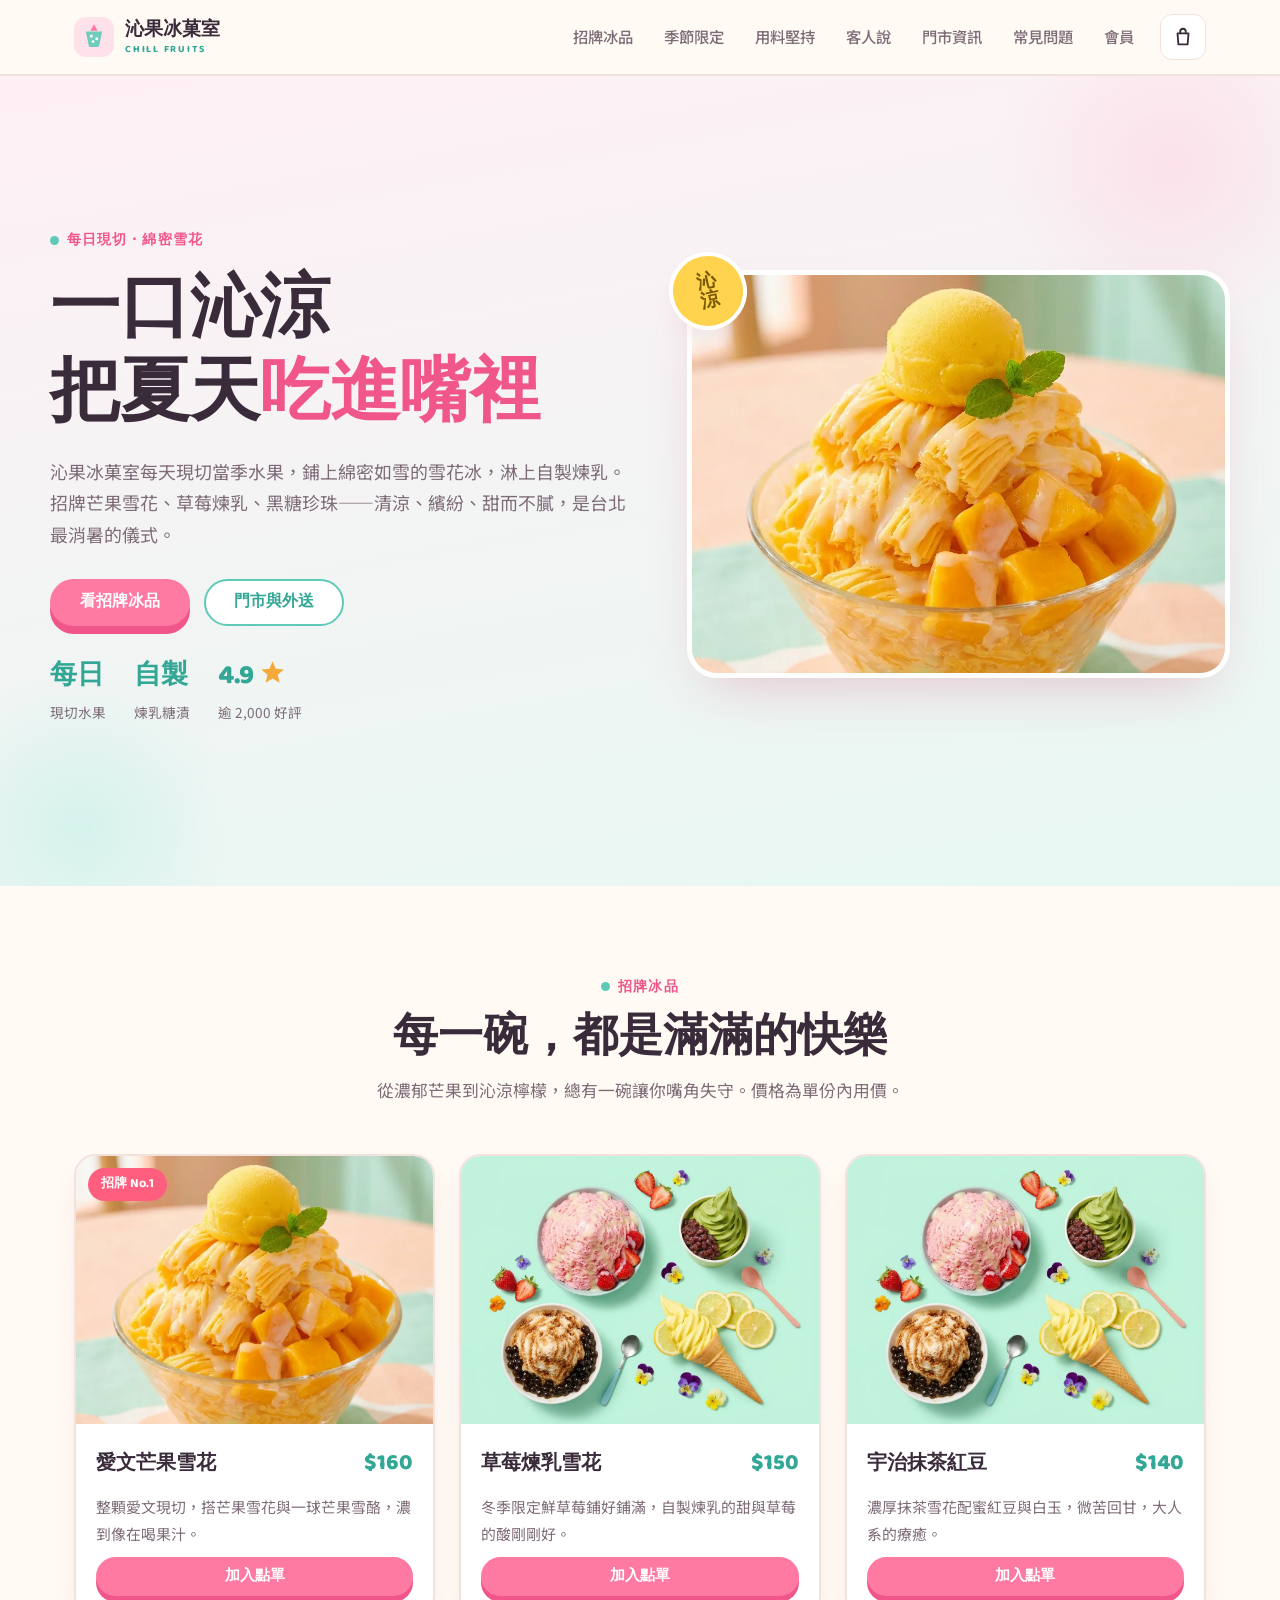
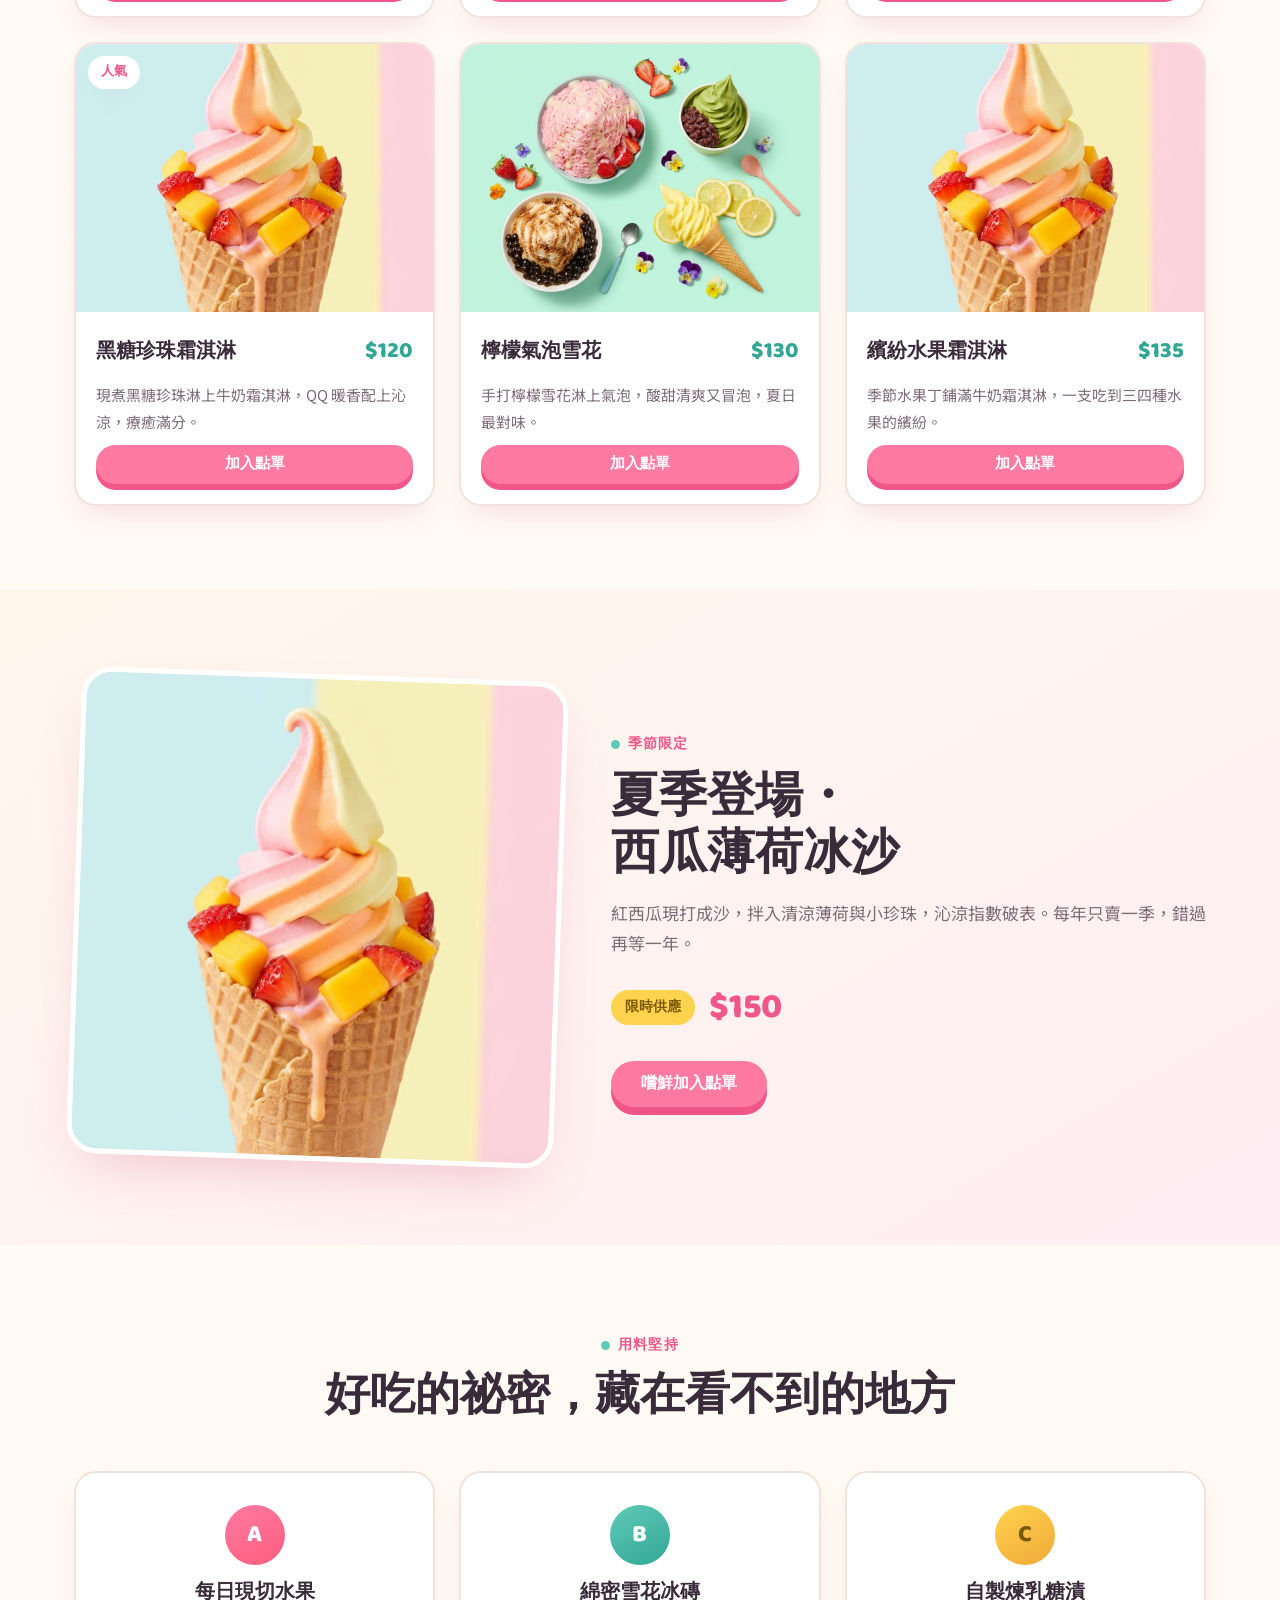
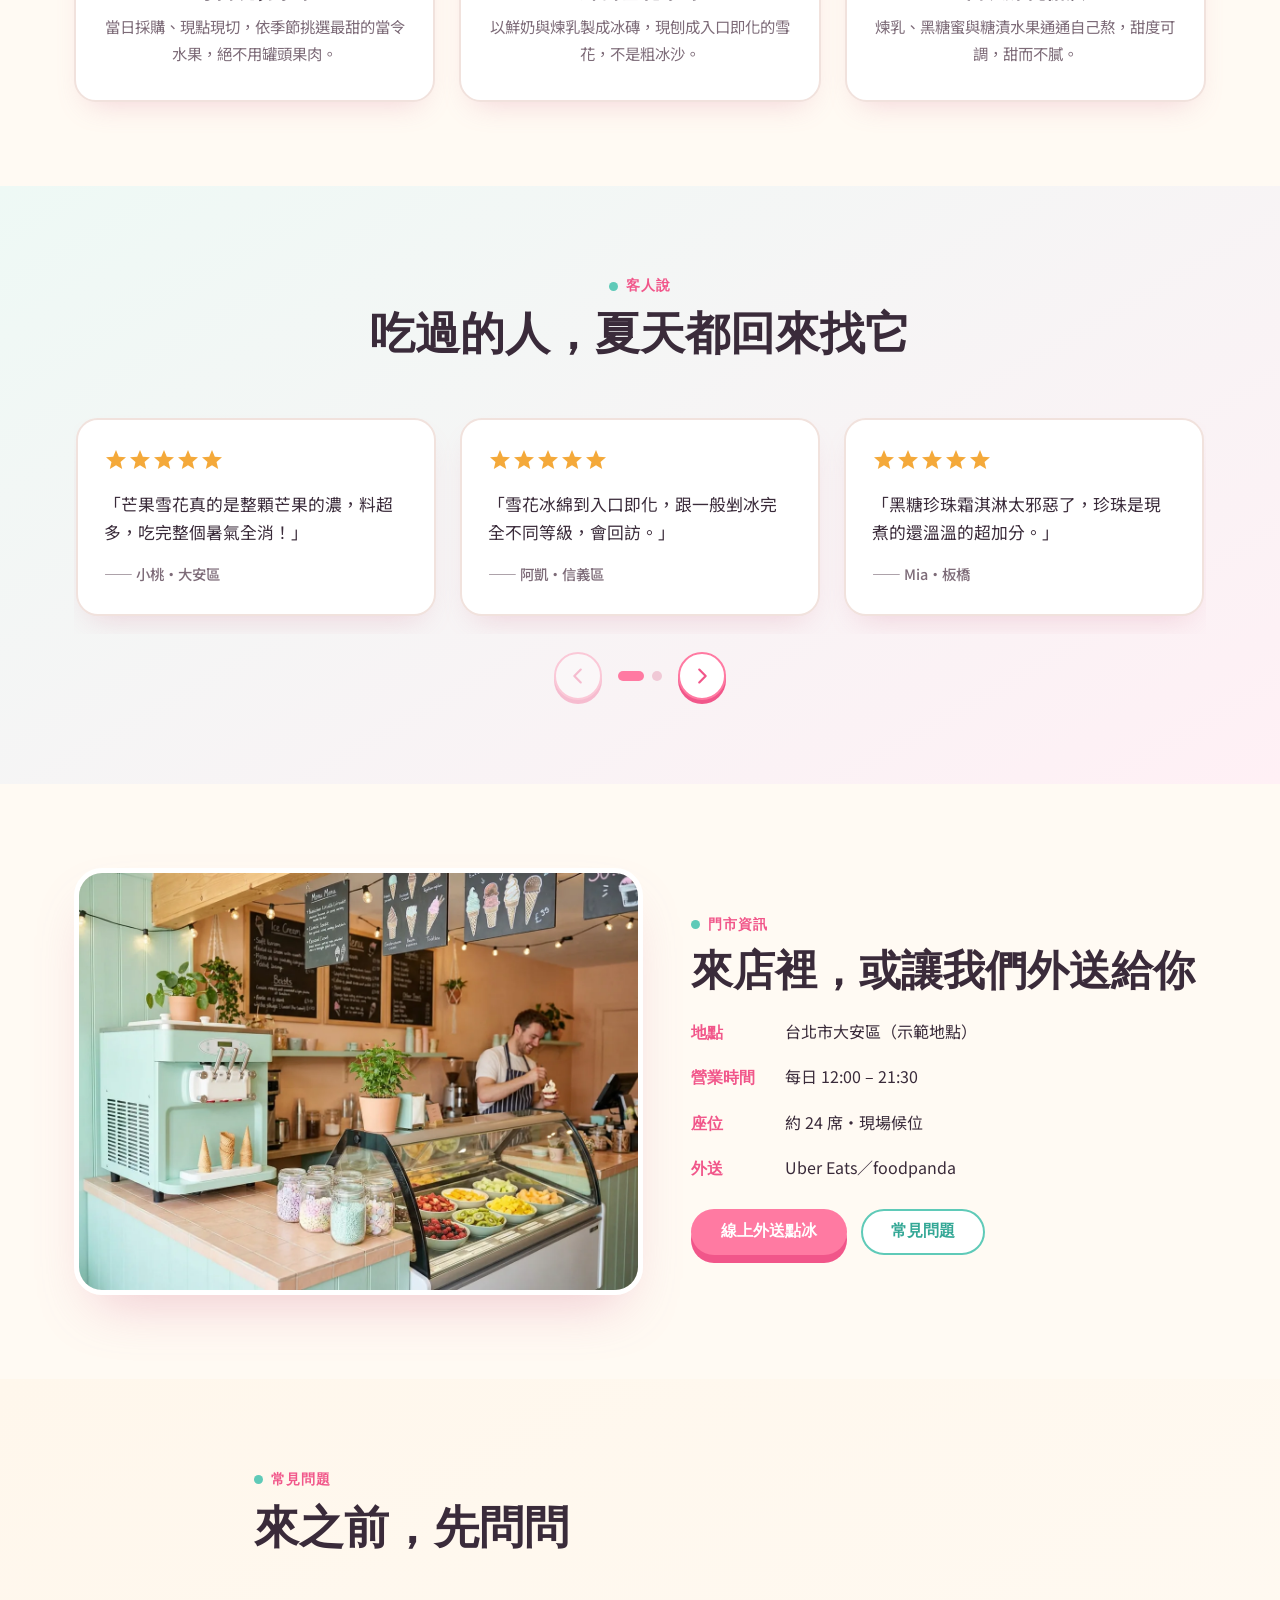
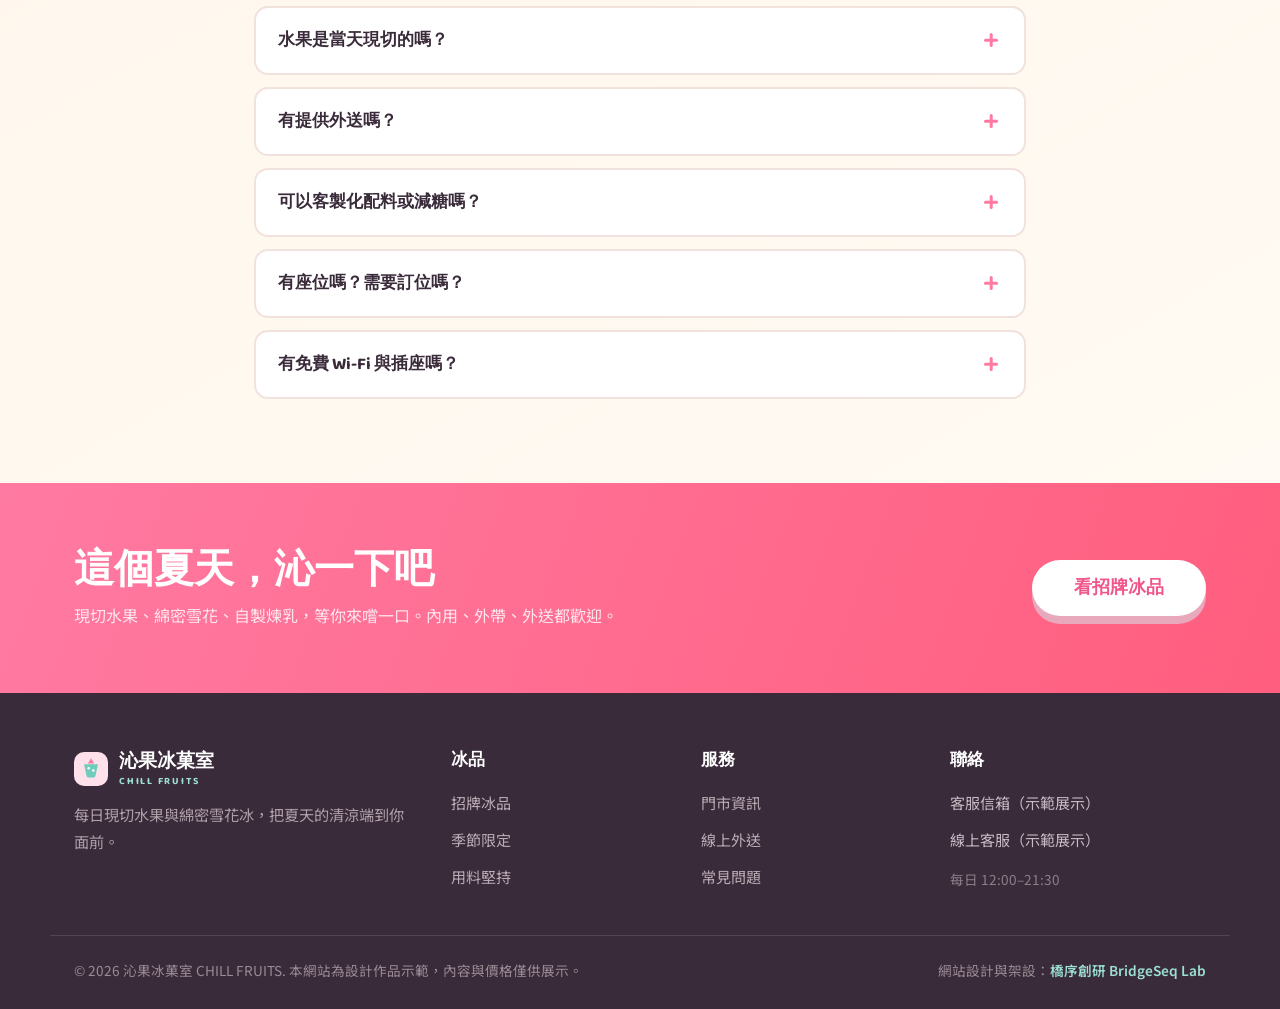
<file: index.html>
<!DOCTYPE html>
<html lang="zh-Hant">
<head>
<meta charset="UTF-8">
<meta name="viewport" content="width=device-width, initial-scale=1">
<title>沁果冰菓室 CHILL FRUITS｜現切水果雪花冰・夏日霜淇淋</title>
<meta name="description" content="沁果冰菓室是台灣現做水果雪花冰與霜淇淋專賣。每日現切當季水果、自製煉乳與糖漬，綿密雪花冰一吃就清涼。招牌芒果雪花、草莓煉乳、黑糖珍珠，內用外帶與外送都方便。">
<meta name="keywords" content="雪花冰,芒果冰,剉冰,霜淇淋,水果冰,夏天甜點,冰菓室,黑糖珍珠冰,草莓冰,台灣冰品">
<link rel="canonical" href="https://izzo24.github.io/chillfruits/">
<meta property="og:type" content="website">
<meta property="og:locale" content="zh_TW">
<meta property="og:site_name" content="沁果冰菓室 CHILL FRUITS">
<meta property="og:title" content="沁果冰菓室 CHILL FRUITS｜現切水果雪花冰・夏日霜淇淋">
<meta property="og:description" content="每日現切當季水果、綿密雪花冰、自製煉乳。招牌芒果雪花、草莓煉乳、黑糖珍珠，一吃就清涼。">
<meta property="og:url" content="https://izzo24.github.io/chillfruits/">
<meta property="og:image" content="https://izzo24.github.io/chillfruits/images/hero.webp">
<meta name="twitter:card" content="summary_large_image">
<meta name="theme-color" content="#ff8fb1">
<link rel="icon" href="data:image/svg+xml,%3Csvg xmlns='http://www.w3.org/2000/svg' viewBox='0 0 32 32'%3E%3Crect width='32' height='32' rx='9' fill='%23ffd6e4'/%3E%3Cpath d='M16 6l3 6h-6l3-6z' fill='%23ff7aa2'/%3E%3Cpath d='M10 13h12l-2.2 11a1.5 1.5 0 01-1.5 1.2h-4.6A1.5 1.5 0 0112 25L10 13z' fill='%237ad0c0'/%3E%3Ccircle cx='14' cy='17' r='1.3' fill='%23fff'/%3E%3Ccircle cx='18' cy='19' r='1.3' fill='%23fff'/%3E%3C/svg%3E">
<link rel="preconnect" href="https://fonts.googleapis.com">
<link rel="preconnect" href="https://fonts.gstatic.com" crossorigin>
<link href="https://fonts.googleapis.com/css2?family=Baloo+2:wght@500;600;700;800&family=Noto+Sans+TC:wght@400;500;700;900&display=swap" rel="stylesheet">
<link rel="stylesheet" href="./assets/style.css?v=2">
<script type="application/ld+json">
{
  "@context":"https://schema.org",
  "@graph":[
    {"@type":"Organization","@id":"https://izzo24.github.io/chillfruits/#org","name":"沁果冰菓室 CHILL FRUITS","url":"https://izzo24.github.io/chillfruits/","logo":"https://izzo24.github.io/chillfruits/images/hero.webp","description":"台灣現做水果雪花冰與霜淇淋專賣店。","areaServed":"TW"},
    {"@type":"WebSite","@id":"https://izzo24.github.io/chillfruits/#web","url":"https://izzo24.github.io/chillfruits/","name":"沁果冰菓室 CHILL FRUITS","inLanguage":"zh-Hant","publisher":{"@id":"https://izzo24.github.io/chillfruits/#org"}},
    {"@type":"Restaurant","name":"沁果冰菓室 CHILL FRUITS","image":"https://izzo24.github.io/chillfruits/images/hero.webp","servesCuisine":"冰品甜點","priceRange":"$$","areaServed":"TW","url":"https://izzo24.github.io/chillfruits/","menu":"https://izzo24.github.io/chillfruits/#menu","address":{"@type":"PostalAddress","addressCountry":"TW","addressLocality":"台北市","streetAddress":"示範展示用"},"openingHours":"Mo-Su 12:00-21:30","aggregateRating":{"@type":"AggregateRating","ratingValue":"4.9","reviewCount":"2043"}},
    {"@type":"FAQPage","mainEntity":[
      {"@type":"Question","name":"水果是當天現切的嗎？","acceptedAnswer":{"@type":"Answer","text":"是的，所有水果皆當日採購、現點現切，依季節更換品項，確保新鮮與甜度。"}},
      {"@type":"Question","name":"有提供外送嗎？","acceptedAnswer":{"@type":"Answer","text":"提供 Uber Eats 與 foodpanda 外送，雪花冰採保冷包裝；建議收到後盡快享用以保持綿密口感。"}},
      {"@type":"Question","name":"可以客製化配料或減糖嗎？","acceptedAnswer":{"@type":"Answer","text":"可以。煉乳與糖漿皆可減量或分開附上，配料可加購或更換，現場與外送備註皆可指定。"}},
      {"@type":"Question","name":"有座位嗎？需要訂位嗎？","acceptedAnswer":{"@type":"Answer","text":"店內約 24 個座位，採現場候位不需訂位；假日尖峰時段建議避開或選擇外帶。"}}
    ]},
    {"@type":"BreadcrumbList","itemListElement":[
      {"@type":"ListItem","position":1,"name":"首頁","item":"https://izzo24.github.io/chillfruits/"},
      {"@type":"ListItem","position":2,"name":"招牌冰品","item":"https://izzo24.github.io/chillfruits/#menu"},
      {"@type":"ListItem","position":3,"name":"門市資訊","item":"https://izzo24.github.io/chillfruits/#visit"}
    ]}
  ]
}
</script>
</head>
<body data-currency="NT$" data-ship-free="350" data-ship-fee="60">
<a class="skip" href="#main">跳至主要內容</a>

<header class="nav" id="top">
  <div class="wrap nav__in">
    <button class="burger" id="burger" aria-label="開啟選單" aria-expanded="false" aria-controls="menu"><span></span><span></span><span></span></button>
    <a class="brand" href="#top" aria-label="沁果冰菓室首頁">
      <svg class="brand__mk" viewBox="0 0 44 44" width="40" height="40" aria-hidden="true"><rect width="44" height="44" rx="13" fill="#ffe1ec"/><path d="M22 8l4 7h-8l4-7z" fill="#ff7aa2"/><path d="M13 16h18l-3.3 15.5A2 2 0 0125.7 33h-7.4a2 2 0 01-2-1.5L13 16z" fill="#6fccbc"/><circle cx="19" cy="21" r="1.7" fill="#fff"/><circle cx="25" cy="24" r="1.7" fill="#fff"/><circle cx="21" cy="27" r="1.5" fill="#fff"/></svg>
      <span class="brand__tx"><b>沁果冰菓室</b><i>CHILL FRUITS</i></span>
    </a>
    <nav class="menu" id="menu" aria-label="主選單">
      <a href="#menu">招牌冰品</a>
      <a href="#season">季節限定</a>
      <a href="#why">用料堅持</a>
      <a href="#reviews">客人說</a>
      <a href="#visit">門市資訊</a>
      <a href="#faq">常見問題</a>
    <a href="./member.html">會員</a></nav>
  </div>
</header>

<main id="main">

  <section class="hero">
    <span class="blob blob--1" aria-hidden="true"></span>
    <span class="blob blob--2" aria-hidden="true"></span>
    <div class="wrap hero__in">
      <div class="hero__copy">
        <span class="eyebrow"><span class="dot"></span>每日現切・綿密雪花</span>
        <h1>一口沁涼<br>把夏天<span class="hl">吃進嘴裡</span></h1>
        <p class="lede">沁果冰菓室每天現切當季水果，鋪上綿密如雪的雪花冰，淋上自製煉乳。招牌芒果雪花、草莓煉乳、黑糖珍珠——清涼、繽紛、甜而不膩，是台北最消暑的儀式。</p>
        <div class="hero__cta">
          <a class="btn btn--cta" href="#menu">看招牌冰品</a>
          <a class="btn btn--ghost" href="#visit">門市與外送</a>
        </div>
        <ul class="trust">
          <li><strong>每日</strong><span>現切水果</span></li>
          <li><strong>自製</strong><span>煉乳糖漬</span></li>
          <li><strong>4.9 <svg class="ministar" viewBox="0 0 24 24" width="15" height="15" aria-hidden="true"><path d="M12 17.3l-6.18 3.7 1.64-7.03L2 9.24l7.19-.61L12 2l2.81 6.63 7.19.61-5.46 4.73 1.64 7.03z" fill="currentColor"/></svg></strong><span>逾 2,000 好評</span></li>
        </ul>
      </div>
      <div class="hero__media">
        <img src="./images/hero.webp" alt="繽紛芒果雪花冰，淋上煉乳並放上薄荷葉" width="1376" height="768" fetchpriority="high">
        <div class="hero__sticker">沁<br>涼</div>
      </div>
    </div>
  </section>

  <section class="menu-sec" id="menu">
    <div class="wrap">
      <header class="sec-head">
        <span class="eyebrow eyebrow--c"><span class="dot"></span>招牌冰品</span>
        <h2>每一碗，都是滿滿的快樂</h2>
        <p>從濃郁芒果到沁涼檸檬，總有一碗讓你嘴角失守。價格為單份內用價。</p>
      </header>
      <div class="grid grid--3 menu-grid">
        <article class="card item">
          <div class="item__img"><img src="./images/hero.webp" alt="芒果雪花冰" width="600" height="450" loading="lazy"><span class="tag tag--hot">招牌 No.1</span></div>
          <div class="item__body"><div class="item__top"><h3>愛文芒果雪花</h3><span class="price">$160</span></div><p>整顆愛文現切，搭芒果雪花與一球芒果雪酪，濃到像在喝果汁。</p><button class="btn btn--cta btn--sm add" data-name="愛文芒果雪花">加入點單</button></div>
        </article>
        <article class="card item">
          <div class="item__img"><img src="./images/catalog.webp" alt="草莓煉乳冰" width="600" height="450" loading="lazy"></div>
          <div class="item__body"><div class="item__top"><h3>草莓煉乳雪花</h3><span class="price">$150</span></div><p>冬季限定鮮草莓鋪好鋪滿，自製煉乳的甜與草莓的酸剛剛好。</p><button class="btn btn--cta btn--sm add" data-name="草莓煉乳雪花">加入點單</button></div>
        </article>
        <article class="card item">
          <div class="item__img"><img src="./images/catalog.webp" alt="抹茶紅豆冰" width="600" height="450" loading="lazy"></div>
          <div class="item__body"><div class="item__top"><h3>宇治抹茶紅豆</h3><span class="price">$140</span></div><p>濃厚抹茶雪花配蜜紅豆與白玉，微苦回甘，大人系的療癒。</p><button class="btn btn--cta btn--sm add" data-name="宇治抹茶紅豆">加入點單</button></div>
        </article>
        <article class="card item">
          <div class="item__img"><img src="./images/softserve.webp" alt="黑糖珍珠霜淇淋" width="600" height="450" loading="lazy"><span class="tag">人氣</span></div>
          <div class="item__body"><div class="item__top"><h3>黑糖珍珠霜淇淋</h3><span class="price">$120</span></div><p>現煮黑糖珍珠淋上牛奶霜淇淋，QQ 暖香配上沁涼，療癒滿分。</p><button class="btn btn--cta btn--sm add" data-name="黑糖珍珠霜淇淋">加入點單</button></div>
        </article>
        <article class="card item">
          <div class="item__img"><img src="./images/catalog.webp" alt="檸檬氣泡冰" width="600" height="450" loading="lazy"></div>
          <div class="item__body"><div class="item__top"><h3>檸檬氣泡雪花</h3><span class="price">$130</span></div><p>手打檸檬雪花淋上氣泡，酸甜清爽又冒泡，夏日最對味。</p><button class="btn btn--cta btn--sm add" data-name="檸檬氣泡雪花">加入點單</button></div>
        </article>
        <article class="card item">
          <div class="item__img"><img src="./images/softserve.webp" alt="綜合水果霜淇淋" width="600" height="450" loading="lazy"></div>
          <div class="item__body"><div class="item__top"><h3>繽紛水果霜淇淋</h3><span class="price">$135</span></div><p>季節水果丁鋪滿牛奶霜淇淋，一支吃到三四種水果的繽紛。</p><button class="btn btn--cta btn--sm add" data-name="繽紛水果霜淇淋">加入點單</button></div>
        </article>
      </div>
    </div>
  </section>

  <section class="season" id="season">
    <div class="wrap season__in">
      <div class="season__media"><img src="./images/softserve.webp" alt="夏日限定霜淇淋甜筒，放上新鮮水果" width="600" height="600" loading="lazy"></div>
      <div class="season__copy">
        <span class="eyebrow eyebrow--c"><span class="dot"></span>季節限定</span>
        <h2>夏季登場・<br>西瓜薄荷冰沙</h2>
        <p>紅西瓜現打成沙，拌入清涼薄荷與小珍珠，沁涼指數破表。每年只賣一季，錯過再等一年。</p>
        <div class="season__price"><span class="season__tag">限時供應</span><b>$150</b></div>
        <button class="btn btn--cta add" data-name="西瓜薄荷冰沙（季節限定）">嚐鮮加入點單</button>
      </div>
    </div>
  </section>

  <section class="why" id="why">
    <div class="wrap">
      <header class="sec-head">
        <span class="eyebrow eyebrow--c"><span class="dot"></span>用料堅持</span>
        <h2>好吃的祕密，藏在看不到的地方</h2>
      </header>
      <div class="grid grid--3">
        <article class="card feat">
          <span class="feat__ic">A</span>
          <h3>每日現切水果</h3>
          <p>當日採購、現點現切，依季節挑選最甜的當令水果，絕不用罐頭果肉。</p>
        </article>
        <article class="card feat">
          <span class="feat__ic">B</span>
          <h3>綿密雪花冰磚</h3>
          <p>以鮮奶與煉乳製成冰磚，現刨成入口即化的雪花，不是粗冰沙。</p>
        </article>
        <article class="card feat">
          <span class="feat__ic">C</span>
          <h3>自製煉乳糖漬</h3>
          <p>煉乳、黑糖蜜與糖漬水果通通自己熬，甜度可調，甜而不膩。</p>
        </article>
      </div>
    </div>
  </section>

  <section class="reviews" id="reviews">
    <div class="wrap">
      <header class="sec-head">
        <span class="eyebrow eyebrow--c"><span class="dot"></span>客人說</span>
        <h2>吃過的人，夏天都回來找它</h2>
      </header>
      <div class="rev-track" id="revTrack">
        <figure class="card rev"><div class="stars" data-rating="5" role="img" aria-label="五顆星評價"></div><blockquote>「芒果雪花真的是整顆芒果的濃，料超多，吃完整個暑氣全消！」</blockquote><figcaption>—— 小桃・大安區</figcaption></figure>
        <figure class="card rev"><div class="stars" data-rating="5" role="img" aria-label="五顆星評價"></div><blockquote>「雪花冰綿到入口即化，跟一般剉冰完全不同等級，會回訪。」</blockquote><figcaption>—— 阿凱・信義區</figcaption></figure>
        <figure class="card rev"><div class="stars" data-rating="5" role="img" aria-label="五顆星評價"></div><blockquote>「黑糖珍珠霜淇淋太邪惡了，珍珠是現煮的還溫溫的超加分。」</blockquote><figcaption>—— Mia・板橋</figcaption></figure>
        <figure class="card rev"><div class="stars" data-rating="4" role="img" aria-label="四顆星評價"></div><blockquote>「假日要排隊但很值得，外送也保冷做得不錯，料一樣實在。」</blockquote><figcaption>—— Leo・中山區</figcaption></figure>
      </div>
      <div class="rev-dots" id="revDots" aria-hidden="true"></div>
    </div>
  </section>

  <section class="visit" id="visit">
    <div class="wrap visit__in">
      <div class="visit__media"><img src="./images/store.webp" alt="沁果冰菓室門市內部，繽紛粉彩裝潢與點餐櫃台" width="1376" height="768" loading="lazy"></div>
      <div class="visit__copy" id="order">
        <span class="eyebrow eyebrow--c"><span class="dot"></span>門市資訊</span>
        <h2>來店裡，或讓我們外送給你</h2>
        <ul class="info">
          <li><b>地點</b><span>台北市大安區（示範地點）</span></li>
          <li><b>營業時間</b><span>每日 12:00 – 21:30</span></li>
          <li><b>座位</b><span>約 24 席・現場候位</span></li>
          <li><b>外送</b><span>Uber Eats／foodpanda</span></li>
        </ul>
        <div class="visit__cta">
          <button class="btn btn--cta add" data-name="線上外送點單">線上外送點冰</button>
          <a class="btn btn--ghost" href="#faq">常見問題</a>
        </div>
      </div>
    </div>
  </section>

  <section class="faq" id="faq">
    <div class="wrap faq__in">
      <header class="sec-head sec-head--left">
        <span class="eyebrow eyebrow--c"><span class="dot"></span>常見問題</span>
        <h2>來之前，先問問</h2>
      </header>
      <div class="acc" id="acc">
        <div class="acc__item"><button class="acc__q" aria-expanded="false">水果是當天現切的嗎？<span class="acc__ic" aria-hidden="true"></span></button><div class="acc__a"><p>是的，所有水果皆當日採購、現點現切，依季節更換品項，確保新鮮與甜度。</p></div></div>
        <div class="acc__item"><button class="acc__q" aria-expanded="false">有提供外送嗎？<span class="acc__ic" aria-hidden="true"></span></button><div class="acc__a"><p>提供 Uber Eats 與 foodpanda 外送，雪花冰採保冷包裝；建議收到後盡快享用以保持綿密口感。</p></div></div>
        <div class="acc__item"><button class="acc__q" aria-expanded="false">可以客製化配料或減糖嗎？<span class="acc__ic" aria-hidden="true"></span></button><div class="acc__a"><p>可以。煉乳與糖漿皆可減量或分開附上，配料可加購或更換，現場與外送備註皆可指定。</p></div></div>
        <div class="acc__item"><button class="acc__q" aria-expanded="false">有座位嗎？需要訂位嗎？<span class="acc__ic" aria-hidden="true"></span></button><div class="acc__a"><p>店內約 24 個座位，採現場候位不需訂位；假日尖峰時段建議避開或選擇外帶。</p></div></div>
        <div class="acc__item"><button class="acc__q" aria-expanded="false">有免費 Wi-Fi 與插座嗎？<span class="acc__ic" aria-hidden="true"></span></button><div class="acc__a"><p>提供免費 Wi-Fi，部分座位設有插座；用餐尖峰時段每組客人入座以 60 分鐘為原則。</p></div></div>
      </div>
    </div>
  </section>

  <section class="cta-band">
    <div class="wrap cta-band__in">
      <div>
        <h2>這個夏天，沁一下吧</h2>
        <p>現切水果、綿密雪花、自製煉乳，等你來嚐一口。內用、外帶、外送都歡迎。</p>
      </div>
      <a class="btn btn--cta btn--lg" href="#menu">看招牌冰品</a>
    </div>
  </section>

</main>

<footer class="foot">
  <div class="wrap foot__in">
    <div class="foot__brand">
      <a class="brand brand--foot" href="#top" aria-label="沁果冰菓室">
        <svg class="brand__mk" viewBox="0 0 44 44" width="34" height="34" aria-hidden="true"><rect width="44" height="44" rx="13" fill="#ffe1ec"/><path d="M22 8l4 7h-8l4-7z" fill="#ff7aa2"/><path d="M13 16h18l-3.3 15.5A2 2 0 0125.7 33h-7.4a2 2 0 01-2-1.5L13 16z" fill="#6fccbc"/><circle cx="19" cy="21" r="1.7" fill="#fff"/><circle cx="25" cy="24" r="1.7" fill="#fff"/></svg>
        <span class="brand__tx"><b>沁果冰菓室</b><i>CHILL FRUITS</i></span>
      </a>
      <p>每日現切水果與綿密雪花冰，把夏天的清涼端到你面前。</p>
    </div>
    <nav class="foot__col" aria-label="冰品"><h4>冰品</h4><a href="#menu">招牌冰品</a><a href="#season">季節限定</a><a href="#why">用料堅持</a></nav>
    <nav class="foot__col" aria-label="服務"><h4>服務</h4><a href="#visit">門市資訊</a><a href="#order">線上外送</a><a href="#faq">常見問題</a></nav>
    <div class="foot__col"><h4>聯絡</h4><span class="foot__static">客服信箱（示範展示）</span><span class="foot__static">線上客服（示範展示）</span><p class="foot__hours">每日 12:00–21:30</p></div>
  </div>
  <div class="wrap foot__btm">
    <small>© 2026 沁果冰菓室 CHILL FRUITS. 本網站為設計作品示範，內容與價格僅供展示。</small>
    <small class="foot__credit">網站設計與架設：<a href="https://bridgeseqlab.com" target="_blank" rel="noopener">橋序創研 BridgeSeq Lab</a></small>
  </div>
</footer>

<button class="totop" id="totop" aria-label="回到頂端"><svg viewBox="0 0 24 24" width="22" height="22" aria-hidden="true"><path d="M12 19V6M6 12l6-6 6 6" fill="none" stroke="currentColor" stroke-width="2.4" stroke-linecap="round" stroke-linejoin="round"/></svg></button>
<div class="toast" id="toast" role="status" aria-live="polite"></div>
<script src="./assets/app.js" defer></script>
</body>
</html>
</file>
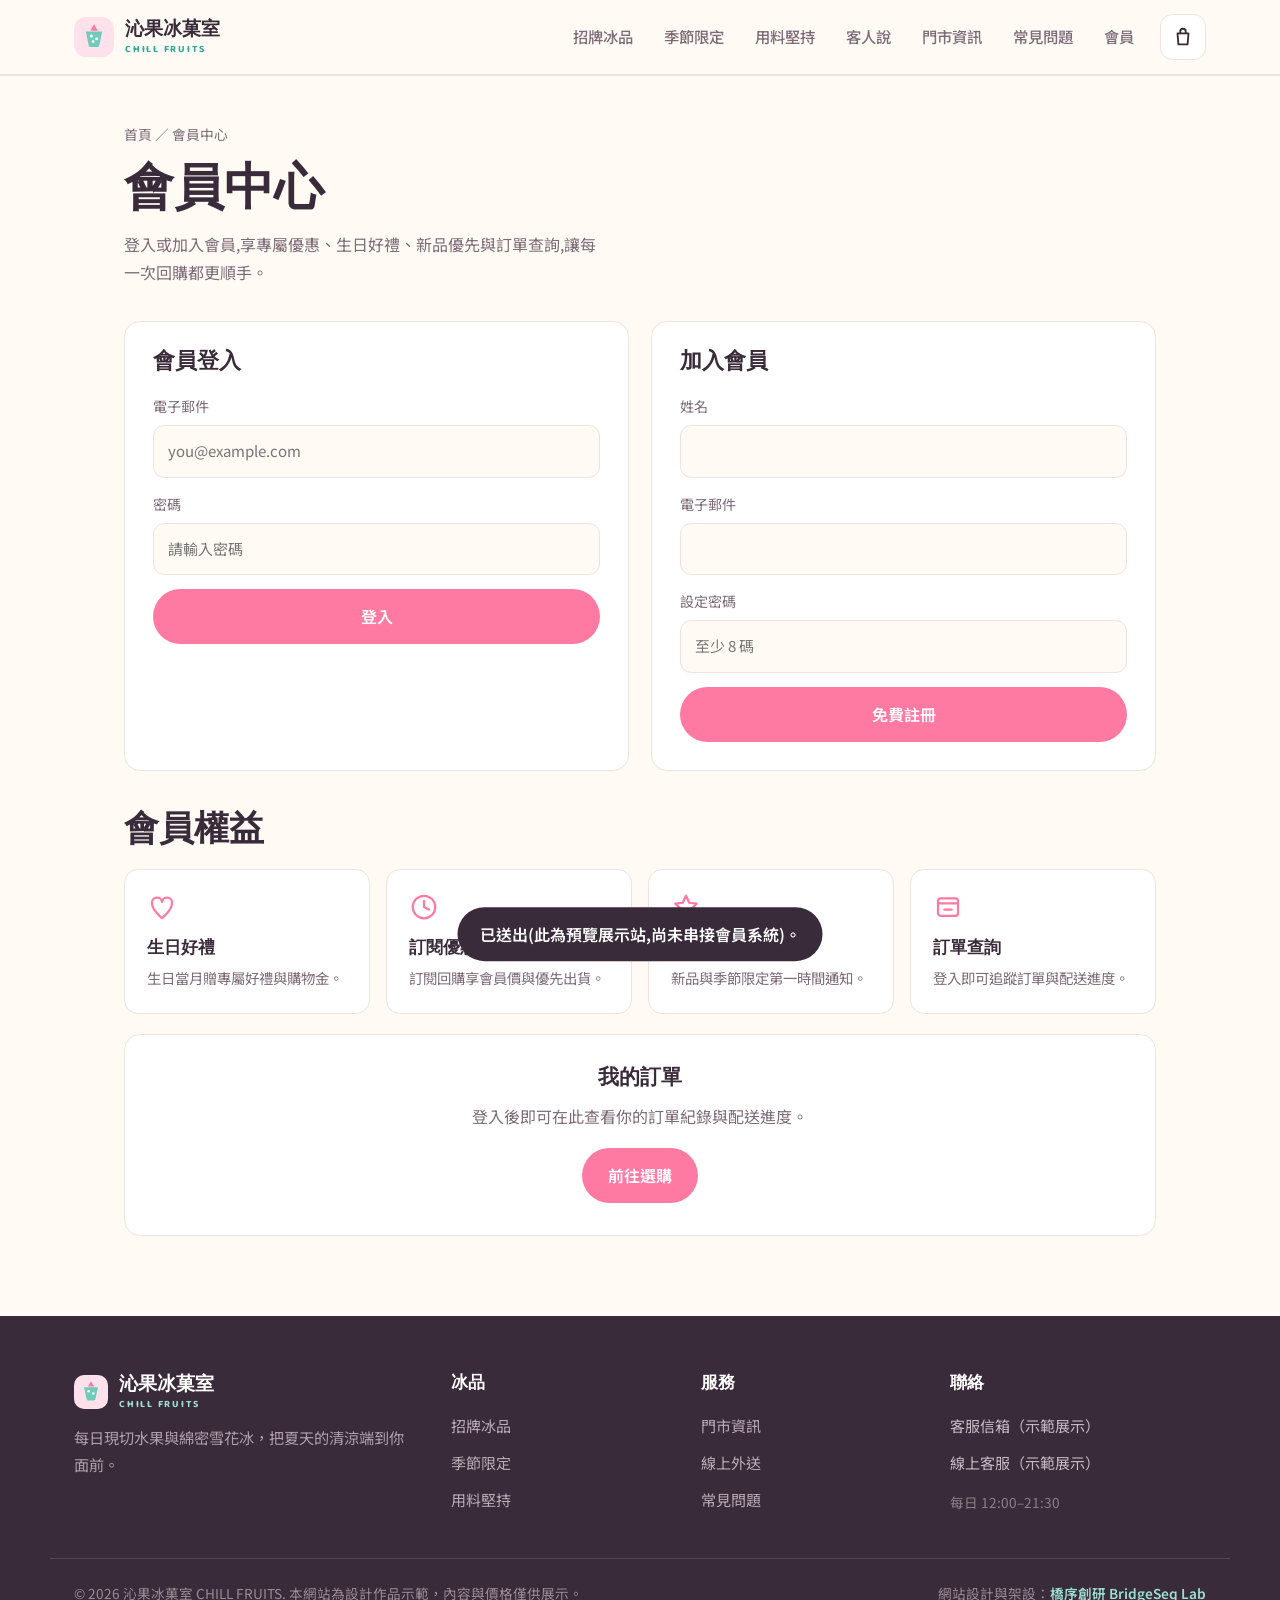
<file: member.html>
<!DOCTYPE html>
<html lang="zh-Hant">
<head>
<meta charset="UTF-8">
<meta name="viewport" content="width=device-width, initial-scale=1">
<title>會員中心｜登入・註冊與訂單查詢 — 沁果冰菓室 CHILL FRUITS</title>
<meta name="description" content="沁果冰菓室 CHILL FRUITS 會員中心:登入或加入會員,享專屬優惠、生日好禮、新品優先與訂單查詢,管理你的訂購紀錄。">
<meta name="keywords" content="雪花冰,芒果冰,剉冰,霜淇淋,水果冰,夏天甜點,冰菓室,黑糖珍珠冰,草莓冰,台灣冰品">
<link rel="canonical" href="https://izzo24.github.io/chillfruits/member.html">
<meta property="og:type" content="website">
<meta property="og:locale" content="zh_TW">
<meta property="og:site_name" content="沁果冰菓室 CHILL FRUITS">
<meta property="og:title" content="會員中心 — 沁果冰菓室 CHILL FRUITS">
<meta property="og:description" content="登入或加入會員,享專屬優惠與訂單查詢。">
<meta property="og:url" content="https://izzo24.github.io/chillfruits/member.html">
<meta property="og:image" content="https://izzo24.github.io/chillfruits/images/hero.webp">
<meta name="twitter:card" content="summary_large_image">
<meta name="theme-color" content="#ff8fb1">
<link rel="icon" href="data:image/svg+xml,%3Csvg xmlns='http://www.w3.org/2000/svg' viewBox='0 0 32 32'%3E%3Crect width='32' height='32' rx='9' fill='%23ffd6e4'/%3E%3Cpath d='M16 6l3 6h-6l3-6z' fill='%23ff7aa2'/%3E%3Cpath d='M10 13h12l-2.2 11a1.5 1.5 0 01-1.5 1.2h-4.6A1.5 1.5 0 0112 25L10 13z' fill='%237ad0c0'/%3E%3Ccircle cx='14' cy='17' r='1.3' fill='%23fff'/%3E%3Ccircle cx='18' cy='19' r='1.3' fill='%23fff'/%3E%3C/svg%3E">
<link rel="preconnect" href="https://fonts.googleapis.com">
<link rel="preconnect" href="https://fonts.gstatic.com" crossorigin>
<link href="https://fonts.googleapis.com/css2?family=Baloo+2:wght@500;600;700;800&family=Noto+Sans+TC:wght@400;500;700;900&display=swap" rel="stylesheet">
<link rel="stylesheet" href="./assets/style.css?v=2">
<script type="application/ld+json">{"@context":"https://schema.org","@graph":[{"@type":"BreadcrumbList","itemListElement":[{"@type":"ListItem","position":1,"name":"首頁","item":"https://izzo24.github.io/chillfruits/"},{"@type":"ListItem","position":2,"name":"會員中心","item":"https://izzo24.github.io/chillfruits/member.html"}]},{"@type":"WebPage","name":"會員中心 — 沁果冰菓室 CHILL FRUITS","url":"https://izzo24.github.io/chillfruits/member.html","inLanguage":"zh-Hant"}]}</script>
<style>
:root{--mc-acc:var(--orange,var(--accent,var(--clay,var(--pink,var(--green,var(--gold,var(--rust,var(--brand,#c8772f))))))));--mc-ink:var(--ink,#23211e);--mc-mut:var(--ink-2,var(--muted,var(--grey,#6b675f)));--mc-bg:var(--panel,var(--card,var(--paper-2,var(--bg-alt,#fff))));--mc-line:var(--line,#e2ddd2)}
.mc{max-width:1080px;margin:0 auto;padding:46px 24px 80px;color:var(--mc-ink)}
.mc__crumb{font-size:.86rem;color:var(--mc-mut);margin-bottom:14px}.mc__crumb a{color:var(--mc-mut)}
.mc h1{font-size:clamp(2rem,5vw,3.1rem);margin:0 0 10px;font-family:var(--display,inherit)}
.mc__sub{color:var(--mc-mut);max-width:54ch;margin-bottom:34px}
.mc__grid{display:grid;grid-template-columns:1fr 1fr;gap:22px;margin-bottom:18px}
.mc__card{background:var(--mc-bg);border:1.5px solid var(--mc-line);border-radius:16px;padding:28px}
.mc__card h2{font-size:1.35rem;margin:0 0 18px;font-family:var(--display,inherit)}
.mc__card label{display:block;font-size:.88rem;margin-bottom:14px;color:var(--mc-mut)}
.mc__card input{display:block;width:100%;margin-top:6px;padding:12px 14px;border:1.5px solid var(--mc-line);border-radius:11px;background:var(--bg,#fff);font:inherit;font-size:15px;color:var(--mc-ink)}
.mc__card input:focus{outline:none;border-color:var(--mc-acc)}
.mc__btn{display:inline-flex;align-items:center;justify-content:center;gap:8px;background:var(--mc-acc);color:#fff;border:none;border-radius:999px;padding:13px 26px;font:inherit;font-weight:600;cursor:pointer;text-decoration:none}
.mc__btn--block{width:100%}
.mc__h2{font-size:clamp(1.5rem,4vw,2.2rem);margin:38px 0 18px;font-family:var(--display,inherit)}
.mc__bn{display:grid;grid-template-columns:repeat(4,1fr);gap:16px}
.mc__b{background:var(--mc-bg);border:1.5px solid var(--mc-line);border-radius:14px;padding:22px}
.mc__b svg{width:30px;height:30px;margin-bottom:10px;color:var(--mc-acc)}
.mc__b h3{font-size:1.05rem;margin:0 0 6px;font-family:var(--display,inherit)}
.mc__b p{font-size:.9rem;color:var(--mc-mut);margin:0}
.mc__orders{margin-top:20px;background:var(--mc-bg);border:1.5px solid var(--mc-line);border-radius:16px;padding:32px;text-align:center}
.mc__orders h2{font-size:1.3rem;margin:0 0 10px;font-family:var(--display,inherit)}.mc__orders p{color:var(--mc-mut);margin:0 0 18px}
.mc__toast{position:fixed;left:50%;bottom:26px;transform:translate(-50%,160%);background:var(--mc-ink);color:#fff;padding:13px 22px;border-radius:999px;font-weight:600;z-index:500;transition:transform .4s}
.mc__toast.show{transform:translate(-50%,0)}
@media(max-width:760px){.mc__grid{grid-template-columns:1fr}.mc__bn{grid-template-columns:1fr 1fr}}
@media(max-width:480px){.mc__bn{grid-template-columns:1fr}}
</style>
</head>
<body data-currency="NT$" data-ship-free="350" data-ship-fee="60">
<a class="skip" href="./index.html#main">跳至主要內容</a>

<header class="nav" id="top">
  <div class="wrap nav__in">
    <button class="burger" id="burger" aria-label="開啟選單" aria-expanded="false" aria-controls="menu"><span></span><span></span><span></span></button>
    <a class="brand" href="./index.html#top" aria-label="沁果冰菓室首頁">
      <svg class="brand__mk" viewBox="0 0 44 44" width="40" height="40" aria-hidden="true"><rect width="44" height="44" rx="13" fill="#ffe1ec"/><path d="M22 8l4 7h-8l4-7z" fill="#ff7aa2"/><path d="M13 16h18l-3.3 15.5A2 2 0 0125.7 33h-7.4a2 2 0 01-2-1.5L13 16z" fill="#6fccbc"/><circle cx="19" cy="21" r="1.7" fill="#fff"/><circle cx="25" cy="24" r="1.7" fill="#fff"/><circle cx="21" cy="27" r="1.5" fill="#fff"/></svg>
      <span class="brand__tx"><b>沁果冰菓室</b><i>CHILL FRUITS</i></span>
    </a>
    <nav class="menu" id="menu" aria-label="主選單">
      <a href="./index.html#menu">招牌冰品</a>
      <a href="./index.html#season">季節限定</a>
      <a href="./index.html#why">用料堅持</a>
      <a href="./index.html#reviews">客人說</a>
      <a href="./index.html#visit">門市資訊</a>
      <a href="./index.html#faq">常見問題</a>
    <a href="./member.html" aria-current="page">會員</a></nav>
  </div>
</header>

<main id="main">
<section class="mc">
  <p class="mc__crumb"><a href="./index.html">首頁</a> ／ 會員中心</p>
  <h1>會員中心</h1>
  <p class="mc__sub">登入或加入會員,享專屬優惠、生日好禮、新品優先與訂單查詢,讓每一次回購都更順手。</p>
  <div class="mc__grid">
    <div class="mc__card"><h2>會員登入</h2><form data-demo><label>電子郵件<input type="email" required autocomplete="email" placeholder="you@example.com"></label><label>密碼<input type="password" required autocomplete="current-password" placeholder="請輸入密碼"></label><button class="mc__btn mc__btn--block" type="submit">登入</button></form></div>
    <div class="mc__card"><h2>加入會員</h2><form data-demo><label>姓名<input type="text" required autocomplete="name"></label><label>電子郵件<input type="email" required autocomplete="email"></label><label>設定密碼<input type="password" required autocomplete="new-password" placeholder="至少 8 碼"></label><button class="mc__btn mc__btn--block" type="submit">免費註冊</button></form></div>
  </div>
  <h2 class="mc__h2">會員權益</h2>
  <div class="mc__bn">
    <div class="mc__b"><svg viewBox="0 0 24 24" fill="none" stroke="currentColor" stroke-width="1.8" stroke-linecap="round" stroke-linejoin="round"><path d="M12 21S4 14.5 4 9a4 4 0 0 1 8-1 4 4 0 0 1 8 1c0 5.5-8 12-8 12z"/></svg><h3>生日好禮</h3><p>生日當月贈專屬好禮與購物金。</p></div>
    <div class="mc__b"><svg viewBox="0 0 24 24" fill="none" stroke="currentColor" stroke-width="1.8" stroke-linecap="round" stroke-linejoin="round"><circle cx="12" cy="12" r="9"/><path d="M12 7v5l4 2"/></svg><h3>訂閱優惠</h3><p>訂閱回購享會員價與優先出貨。</p></div>
    <div class="mc__b"><svg viewBox="0 0 24 24" fill="none" stroke="currentColor" stroke-width="1.8" stroke-linecap="round" stroke-linejoin="round"><path d="M12 3l2.6 5.6 6 .7-4.4 4.2 1.1 6L12 16.8 6.7 19.5l1.1-6L3.4 9.3l6-.7z"/></svg><h3>新品優先</h3><p>新品與季節限定第一時間通知。</p></div>
    <div class="mc__b"><svg viewBox="0 0 24 24" fill="none" stroke="currentColor" stroke-width="1.8" stroke-linecap="round" stroke-linejoin="round"><rect x="4" y="5" width="16" height="14" rx="2"/><path d="M4 9h16M9 14h6"/></svg><h3>訂單查詢</h3><p>登入即可追蹤訂單與配送進度。</p></div>
  </div>
  <div class="mc__orders"><h2>我的訂單</h2><p>登入後即可在此查看你的訂單紀錄與配送進度。</p><a class="mc__btn" href="./index.html#shop">前往選購</a></div>
</section>
</main>
<div class="mc__toast" id="mcToast" role="status" aria-live="polite">已送出(此為預覽展示站,尚未串接會員系統)。</div>

<footer class="foot">
  <div class="wrap foot__in">
    <div class="foot__brand">
      <a class="brand brand--foot" href="./index.html#top" aria-label="沁果冰菓室">
        <svg class="brand__mk" viewBox="0 0 44 44" width="34" height="34" aria-hidden="true"><rect width="44" height="44" rx="13" fill="#ffe1ec"/><path d="M22 8l4 7h-8l4-7z" fill="#ff7aa2"/><path d="M13 16h18l-3.3 15.5A2 2 0 0125.7 33h-7.4a2 2 0 01-2-1.5L13 16z" fill="#6fccbc"/><circle cx="19" cy="21" r="1.7" fill="#fff"/><circle cx="25" cy="24" r="1.7" fill="#fff"/></svg>
        <span class="brand__tx"><b>沁果冰菓室</b><i>CHILL FRUITS</i></span>
      </a>
      <p>每日現切水果與綿密雪花冰，把夏天的清涼端到你面前。</p>
    </div>
    <nav class="foot__col" aria-label="冰品"><h4>冰品</h4><a href="./index.html#menu">招牌冰品</a><a href="./index.html#season">季節限定</a><a href="./index.html#why">用料堅持</a></nav>
    <nav class="foot__col" aria-label="服務"><h4>服務</h4><a href="./index.html#visit">門市資訊</a><a href="./index.html#order">線上外送</a><a href="./index.html#faq">常見問題</a></nav>
    <div class="foot__col"><h4>聯絡</h4><span class="foot__static">客服信箱（示範展示）</span><span class="foot__static">線上客服（示範展示）</span><p class="foot__hours">每日 12:00–21:30</p></div>
  </div>
  <div class="wrap foot__btm">
    <small>© 2026 沁果冰菓室 CHILL FRUITS. 本網站為設計作品示範，內容與價格僅供展示。</small>
    <small class="foot__credit">網站設計與架設：<a href="https://bridgeseqlab.com" target="_blank" rel="noopener">橋序創研 BridgeSeq Lab</a></small>
  </div>
</footer>

<button class="totop" id="totop" aria-label="回到頂端"><svg viewBox="0 0 24 24" width="22" height="22" aria-hidden="true"><path d="M12 19V6M6 12l6-6 6 6" fill="none" stroke="currentColor" stroke-width="2.4" stroke-linecap="round" stroke-linejoin="round"/></svg></button>
<div class="toast" id="toast" role="status" aria-live="polite"></div>
<script src="./assets/app.js" defer></script>
<script>document.addEventListener("DOMContentLoaded",function(){var t=document.getElementById("mcToast");document.querySelectorAll("form[data-demo]").forEach(function(f){f.addEventListener("submit",function(e){e.preventDefault();if(t){t.classList.add("show");clearTimeout(t._t);t._t=setTimeout(function(){t.classList.remove("show");},3200);}f.reset();});});});</script>
</body>
</html>
</file>
<file: assets/style.css>
:root{
  --bg:#fffaf3; --ink:#3a2b3a; --ink-2:#7d6b78; --pink:#ff7aa2; --pink-d:#f1568a;
  --mint:#5fcab8; --mint-d:#33a795; --lemon:#ffd34e; --berry:#ff5e7e; --peach:#ffe0d0;
  --cream:#fff3e9; --line:#f1e2dd; --r:22px; --r-sm:14px; --maxw:1180px;
  --shadow:0 14px 30px -14px rgba(214,120,150,.32); --shadow-lg:0 26px 56px -22px rgba(214,120,150,.42);
  --display:"Baloo 2",system-ui,sans-serif; --tc:"Noto Sans TC",system-ui,sans-serif;
}
*{box-sizing:border-box;margin:0;padding:0}
html{scroll-behavior:smooth;-webkit-text-size-adjust:100%}
body{font-family:var(--tc);color:var(--ink);background:var(--bg);line-height:1.78;overflow-x:hidden}
img{max-width:100%;height:auto;display:block}
a{color:inherit;text-decoration:none}
h1,h2,h3,h4{line-height:1.2;text-wrap:balance;font-family:var(--display);font-weight:800}
p{text-wrap:pretty}
.wrap{width:100%;max-width:var(--maxw);margin:0 auto;padding:0 24px}
.skip{position:absolute;left:-999px;top:0;background:var(--pink);color:#fff;padding:10px 16px;border-radius:0 0 12px 0;z-index:200}
.skip:focus{left:0}

.btn{display:inline-flex;align-items:center;justify-content:center;gap:8px;font-family:var(--display);font-weight:700;font-size:1.02rem;padding:13px 28px;border-radius:999px;border:2.5px solid transparent;cursor:pointer;transition:.2s ease;white-space:nowrap;line-height:1}
.btn--cta{background:var(--pink);color:#fff;box-shadow:0 8px 0 0 var(--pink-d)}
.btn--cta:hover{transform:translateY(2px);box-shadow:0 6px 0 0 var(--pink-d)}
.btn--cta:active{transform:translateY(8px);box-shadow:0 0 0 0 var(--pink-d)}
.btn--ghost{background:#fff;color:var(--mint-d);border-color:var(--mint)}
.btn--ghost:hover{background:var(--mint);color:#fff}
.btn--sm{padding:10px 20px;font-size:.94rem;box-shadow:0 6px 0 0 var(--pink-d)}
.btn--lg{padding:17px 40px;font-size:1.15rem}

.eyebrow{display:inline-flex;align-items:center;gap:8px;font-family:var(--display);font-weight:700;font-size:.85rem;letter-spacing:.08em;color:var(--pink-d)}
.eyebrow .dot{width:9px;height:9px;border-radius:50%;background:var(--mint);display:inline-block}
.eyebrow--c{justify-content:center}
.sec-head{max-width:680px;margin:0 auto 48px;text-align:center}
.sec-head--left{text-align:left;margin-left:0}
.sec-head h2{font-size:clamp(1.9rem,4vw,2.8rem);margin:12px 0 12px;color:var(--ink)}
.sec-head p{color:var(--ink-2);font-size:1.05rem}

.nav{position:sticky;top:0;z-index:100;background:rgba(255,250,243,.9);backdrop-filter:blur(12px);border-bottom:2px solid var(--line)}
.nav__in{display:flex;align-items:center;gap:18px;height:74px}
.brand{display:flex;align-items:center;gap:11px}
.brand__tx{display:flex;flex-direction:column;line-height:1.1;gap:4px}
.brand__tx b{font-family:var(--display);font-size:1.2rem;font-weight:800;color:var(--ink)}
.brand__tx i{font-family:var(--display);font-style:normal;font-weight:700;font-size:.62rem;letter-spacing:.18em;color:var(--mint-d)}
.menu{display:flex;gap:4px;margin-left:auto}
.menu a{font-size:.96rem;font-weight:500;color:var(--ink-2);padding:8px 13px;border-radius:999px;transition:.18s}
.menu a:hover{color:var(--pink-d);background:#fff0f5}
.nav__cta{margin-left:8px}
.burger{display:none;flex-direction:column;gap:5px;width:46px;height:46px;border:2px solid var(--line);border-radius:14px;background:#fff;cursor:pointer;align-items:center;justify-content:center;margin-left:auto}
.burger span{width:22px;height:2.6px;background:var(--pink);border-radius:2px;transition:.25s}
.burger[aria-expanded="true"] span:nth-child(1){transform:translateY(7.6px) rotate(45deg)}
.burger[aria-expanded="true"] span:nth-child(2){opacity:0}
.burger[aria-expanded="true"] span:nth-child(3){transform:translateY(-7.6px) rotate(-45deg)}

section{padding:84px 0;position:relative}

/* hero */
.hero{background:linear-gradient(170deg,#fff0f5 0%,#e7f8f3 100%);overflow:hidden}
.blob{position:absolute;border-radius:50%;filter:blur(8px);opacity:.5;z-index:0}
.blob--1{width:340px;height:340px;background:radial-gradient(circle,#ffd0e0,transparent 70%);top:-80px;right:-60px}
.blob--2{width:300px;height:300px;background:radial-gradient(circle,#bdeee4,transparent 70%);bottom:-90px;left:-70px}
.hero__in{position:relative;z-index:1;display:grid;grid-template-columns:1.04fr .96fr;gap:48px;align-items:center;padding:64px 0 78px}
.hero h1{font-size:clamp(2.6rem,6vw,4.4rem);margin:16px 0 18px;color:var(--ink)}
.hero h1 .hl{color:var(--pink-d)}
.lede{font-size:1.12rem;color:var(--ink-2);max-width:33em}
.hero__cta{display:flex;gap:14px;margin:28px 0 26px;flex-wrap:wrap}
.trust{list-style:none;display:flex;gap:28px;flex-wrap:wrap}
.trust li{display:flex;flex-direction:column}
.trust strong{font-family:var(--display);font-size:1.7rem;font-weight:800;color:var(--mint-d)}
.trust span{font-size:.85rem;color:var(--ink-2)}
.hero__media{position:relative}
.hero__media img{width:100%;border-radius:30px;box-shadow:var(--shadow-lg);aspect-ratio:16/12;object-fit:cover;border:5px solid #fff}
.hero__sticker{position:absolute;top:-18px;left:-18px;width:78px;height:78px;background:var(--lemon);color:#7a5a00;border-radius:50%;display:flex;align-items:center;justify-content:center;font-family:var(--display);font-weight:800;font-size:1.2rem;line-height:1;text-align:center;box-shadow:var(--shadow);transform:rotate(-12deg);border:4px solid #fff}

.card{background:#fff;border:2px solid var(--line);border-radius:var(--r);box-shadow:var(--shadow)}
.grid{display:grid;gap:24px}
.grid--3{grid-template-columns:repeat(3,1fr)}

/* menu items */
.menu-sec{background:var(--bg)}
.item{overflow:hidden;display:flex;flex-direction:column;transition:.22s}
.item:hover{transform:translateY(-5px) rotate(-.5deg);box-shadow:var(--shadow-lg)}
.item__img{position:relative;aspect-ratio:4/3;overflow:hidden}
.item__img img{width:100%;height:100%;object-fit:cover;transition:.5s}
.item:hover .item__img img{transform:scale(1.07)}
.tag{position:absolute;top:12px;left:12px;background:#fff;color:var(--pink-d);font-family:var(--display);font-size:.8rem;font-weight:700;padding:5px 13px;border-radius:999px;box-shadow:var(--shadow)}
.tag--hot{background:var(--berry);color:#fff}
.item__body{padding:20px;display:flex;flex-direction:column;gap:10px;flex:1}
.item__top{display:flex;justify-content:space-between;align-items:baseline;gap:10px}
.item__top h3{font-size:1.22rem;color:var(--ink)}
.price{font-family:var(--display);font-size:1.4rem;font-weight:800;color:var(--mint-d)}
.item__body p{color:var(--ink-2);font-size:.93rem;flex:1}

/* season */
.season{background:linear-gradient(150deg,#fff7ec,#ffeef4)}
.season__in{display:grid;grid-template-columns:.9fr 1.1fr;gap:50px;align-items:center}
.season__media img{border-radius:30px;aspect-ratio:1/1;object-fit:cover;box-shadow:var(--shadow-lg);border:5px solid #fff;transform:rotate(2deg)}
.season__copy h2{font-size:clamp(2rem,4vw,3rem);color:var(--ink);margin:12px 0 14px}
.season__copy p{color:var(--ink-2);font-size:1.06rem;margin-bottom:18px}
.season__price{display:flex;align-items:center;gap:14px;margin-bottom:22px}
.season__price b{font-family:var(--display);font-size:2.2rem;font-weight:800;color:var(--pink-d)}
.season__tag{background:var(--lemon);color:#7a5a00;font-family:var(--display);font-weight:700;font-size:.85rem;padding:5px 14px;border-radius:999px}

/* why */
.why{background:var(--bg)}
.feat{padding:32px 26px;text-align:center}
.feat__ic{display:inline-flex;width:60px;height:60px;align-items:center;justify-content:center;background:linear-gradient(150deg,var(--pink),var(--berry));color:#fff;border-radius:50%;font-family:var(--display);font-weight:800;font-size:1.5rem;margin-bottom:16px}
.feat:nth-child(2) .feat__ic{background:linear-gradient(150deg,var(--mint),var(--mint-d))}
.feat:nth-child(3) .feat__ic{background:linear-gradient(150deg,var(--lemon),#f0a93a);color:#7a5a00}
.feat h3{font-size:1.24rem;margin-bottom:8px;color:var(--ink)}
.feat p{color:var(--ink-2);font-size:.96rem}

/* reviews */
.reviews{background:linear-gradient(150deg,#eef9f5,#fff0f5)}
.rev-track{display:flex;gap:24px;overflow-x:auto;scroll-snap-type:none;padding:6px 2px 18px;-webkit-overflow-scrolling:touch;scrollbar-width:none}
.rev-track::-webkit-scrollbar{display:none}
.rev{flex:0 0 360px;max-width:88vw;scroll-snap-align:center;padding:28px 26px}
.stars{display:inline-block;width:120px;height:22px;margin-bottom:12px;--p:100%;background:linear-gradient(90deg,#f4a93a 0 var(--p),#f3d9c9 var(--p) 100%);-webkit-mask:url("data:image/svg+xml,%3Csvg xmlns='http://www.w3.org/2000/svg' viewBox='0 0 24 24'%3E%3Cpath d='M12 17.3l-6.18 3.7 1.64-7.03L2 9.24l7.19-.61L12 2l2.81 6.63 7.19.61-5.46 4.73 1.64 7.03z' fill='%23000'/%3E%3C/svg%3E") 0 0/24px 24px repeat-x;mask:url("data:image/svg+xml,%3Csvg xmlns='http://www.w3.org/2000/svg' viewBox='0 0 24 24'%3E%3Cpath d='M12 17.3l-6.18 3.7 1.64-7.03L2 9.24l7.19-.61L12 2l2.81 6.63 7.19.61-5.46 4.73 1.64 7.03z' fill='%23000'/%3E%3C/svg%3E") 0 0/24px 24px repeat-x}
.ministar{width:1em;height:1em;vertical-align:-.14em;color:#f4a93a}
.rev blockquote{font-size:1.05rem;color:var(--ink);margin-bottom:14px;line-height:1.7}
.rev figcaption{color:var(--ink-2);font-size:.9rem;font-weight:500}
.rev-dots{display:flex;gap:8px;justify-content:center;margin-top:18px}
.rev-dots button{width:10px;height:10px;border-radius:50%;border:none;background:#f0c9d6;cursor:pointer;transition:.2s;padding:0}
.rev-dots button[aria-current="true"]{background:var(--pink);width:26px;border-radius:999px}

/* visit */
.visit{background:var(--bg)}
.visit__in{display:grid;grid-template-columns:1.05fr .95fr;gap:48px;align-items:center}
.visit__media img{border-radius:28px;aspect-ratio:16/12;object-fit:cover;box-shadow:var(--shadow-lg);border:5px solid #fff}
.visit__copy h2{font-size:clamp(1.8rem,3.6vw,2.6rem);color:var(--ink);margin:12px 0 18px}
.info{list-style:none;display:flex;flex-direction:column;gap:14px;margin-bottom:24px}
.info li{display:flex;gap:16px;align-items:baseline}
.info b{font-family:var(--display);color:var(--pink-d);min-width:78px;flex:none}
.info span{color:var(--ink)}
.visit__cta{display:flex;gap:14px;flex-wrap:wrap}

/* faq */
.faq{background:linear-gradient(150deg,#fff7ec,#fffaf3)}
.faq__in{max-width:820px;margin:0 auto}
.acc{margin-top:28px;display:flex;flex-direction:column;gap:12px}
.acc__item{border:2px solid var(--line);border-radius:var(--r-sm);overflow:hidden;background:#fff}
.acc__q{width:100%;text-align:left;background:none;border:none;padding:19px 22px;font-family:var(--display);font-size:1.06rem;font-weight:700;color:var(--ink);cursor:pointer;display:flex;justify-content:space-between;align-items:center;gap:16px}
.acc__ic{flex:none;width:22px;height:22px;position:relative}
.acc__ic::before,.acc__ic::after{content:"";position:absolute;background:var(--pink);border-radius:2px;left:50%;top:50%}
.acc__ic::before{width:14px;height:2.6px;transform:translate(-50%,-50%)}
.acc__ic::after{width:2.6px;height:14px;transform:translate(-50%,-50%);transition:.25s}
.acc__q[aria-expanded="true"] .acc__ic::after{transform:translate(-50%,-50%) rotate(90deg);opacity:0}
.acc__a{max-height:0;overflow:hidden;transition:max-height .3s ease}
.acc__a p{padding:0 22px 19px;color:var(--ink-2)}

/* cta band */
.cta-band{background:linear-gradient(110deg,var(--pink),var(--berry));color:#fff;padding:64px 0}
.cta-band__in{display:flex;align-items:center;justify-content:space-between;gap:30px;flex-wrap:wrap}
.cta-band h2{font-size:clamp(1.7rem,3.4vw,2.5rem);color:#fff}
.cta-band p{color:#ffe6ee;margin-top:6px;max-width:40em}
.cta-band .btn--cta{background:#fff;color:var(--pink-d);box-shadow:0 8px 0 0 #e9a9bd}
.cta-band .btn--cta:hover{box-shadow:0 6px 0 0 #e9a9bd}

/* footer */
.foot{background:#3a2b3a;color:#d9cad4;padding:58px 0 26px}
.foot__in{display:grid;grid-template-columns:1.6fr 1fr 1fr 1.2fr;gap:36px}
.brand--foot .brand__tx b{color:#fff}.brand--foot .brand__tx i{color:#9be0d2}
.foot__brand p{margin-top:14px;color:#b0a0aa;font-size:.95rem;max-width:24em}
.foot__col h4{color:#fff;font-size:1.05rem;margin-bottom:14px;font-family:var(--display)}
.foot__col a{display:block;color:#bcacb6;font-size:.94rem;padding:5px 0;transition:.18s}
.foot__col a:hover{color:#ff9db8}
.foot__hours{color:#8e7e88;font-size:.85rem;margin-top:8px}
.foot__btm{display:flex;justify-content:space-between;gap:14px;flex-wrap:wrap;border-top:1px solid rgba(255,255,255,.12);margin-top:40px;padding-top:22px}
.foot__btm small{color:#9b8b95;font-size:.85rem}
.foot__credit a{color:#9be0d2;font-weight:600}
.foot__credit a:hover{text-decoration:underline}

.totop{position:fixed;right:22px;bottom:22px;width:52px;height:52px;border-radius:50%;border:3px solid #fff;background:var(--pink);color:#fff;display:flex;align-items:center;justify-content:center;cursor:pointer;box-shadow:var(--shadow-lg);opacity:0;visibility:hidden;transform:translateY(14px) scale(.8);transition:.3s;z-index:90}
.totop.show{opacity:1;visibility:visible;transform:translateY(0) scale(1)}
.totop:hover{background:var(--mint);transform:translateY(-3px) rotate(8deg)}

.toast{position:fixed;left:50%;bottom:30px;transform:translate(-50%,40px);background:var(--ink);color:#fff;padding:13px 24px;border-radius:999px;font-family:var(--display);font-weight:700;font-size:.96rem;box-shadow:var(--shadow-lg);opacity:0;visibility:hidden;transition:.3s;z-index:120}
.toast.show{opacity:1;visibility:visible;transform:translate(-50%,0)}

.reveal{opacity:0;transform:translateY(22px);transition:opacity .6s ease,transform .6s ease}
.reveal.in{opacity:1;transform:none}

@media(max-width:1024px){.menu{display:none}}
@media(max-width:860px){
  section{padding:62px 0}
  .nav__cta{display:none}.burger{display:flex}
  .menu{position:fixed;inset:74px 0 auto 0;flex-direction:column;gap:0;background:#fff;border-bottom:2px solid var(--line);padding:10px 24px 22px;transform:translateY(-130%);transition:transform .3s ease;box-shadow:var(--shadow);margin-left:0}
  .menu.open{display:flex;transform:translateY(0)}
  .menu a{padding:13px 6px;font-size:1.05rem;border-bottom:1px solid var(--line)}
  .hero__in,.season__in,.visit__in{grid-template-columns:1fr;gap:34px}
  .hero__media,.season__media,.visit__media{order:-1}
  .hero__copy,.season__copy{text-align:center}
  .hero .eyebrow,.season .eyebrow{justify-content:center}
  .lede{margin:0 auto}.hero__cta,.trust,.season__price,.visit__cta{justify-content:center}
  .info li{justify-content:center}.sec-head--left{text-align:center}
}
@media(max-width:560px){
  .grid--3{grid-template-columns:1fr}
  .wrap{padding:0 18px}
  .trust{gap:20px}
  .foot__in{grid-template-columns:1fr 1fr}.foot__brand{grid-column:1/-1}
  .cta-band__in{flex-direction:column;align-items:flex-start}
  .season__price{flex-direction:column;align-items:center;gap:8px}
}
@media(prefers-reduced-motion:reduce){*{scroll-behavior:auto!important;transition:none!important;animation:none!important}.reveal{opacity:1;transform:none}}

:root{--c-accent:#ff7aa2;--c-accent2:#33a795;--c-ink:#3a2b3a;--c-muted:#7d6b78;--c-panel:#ffffff;--c-soft:#fff7fa;--c-line:#f1e2dd;--c-onacc:#ffffff}

/* ===== 購物車 / 結帳 ===== */
.cartbtn{position:relative;display:inline-flex;align-items:center;justify-content:center;width:46px;height:46px;border-radius:12px;border:1.5px solid var(--c-line);background:var(--c-panel);color:var(--c-ink);cursor:pointer;transition:.2s;flex:none}
.cartbtn:hover{color:var(--c-accent);border-color:var(--c-accent)}
.cartbtn__n{position:absolute;top:-6px;right:-6px;min-width:20px;height:20px;padding:0 5px;border-radius:999px;background:var(--c-accent);color:var(--c-onacc);font-size:.72rem;font-weight:700;display:flex;align-items:center;justify-content:center;line-height:1;transform:scale(0);transition:.2s}
.cartbtn.has .cartbtn__n{transform:scale(1)}
.cartmodal{position:fixed;inset:0;z-index:200;visibility:hidden}
.cartmodal.open{visibility:visible}
.cartmodal__ov{position:absolute;inset:0;background:rgba(8,8,8,.5);opacity:0;transition:.3s}
.cartmodal.open .cartmodal__ov{opacity:1}
.cartdrawer{position:absolute;top:0;right:0;height:100%;width:min(430px,93vw);background:var(--c-soft);box-shadow:-20px 0 50px -20px rgba(0,0,0,.45);display:flex;flex-direction:column;transform:translateX(100%);transition:transform .32s cubic-bezier(.3,.7,.3,1)}
.cartmodal.open .cartdrawer{transform:none}
.cartdrawer__hd{display:flex;align-items:center;justify-content:space-between;padding:20px 22px;border-bottom:1px solid var(--c-line);flex:none}
.cartdrawer__hd h3{font-size:1.2rem;color:var(--c-ink)}
.cartdrawer__x{width:38px;height:38px;border:none;background:transparent;color:var(--c-muted);cursor:pointer;border-radius:8px}
.cartdrawer__x:hover{background:var(--c-line);color:var(--c-ink)}
.cartdrawer__bd{padding:18px 22px 26px;overflow-y:auto;flex:1;color:var(--c-ink)}
.cempty{text-align:center;padding:50px 0;color:var(--c-muted)}
.cempty p{margin-bottom:18px}
.clines{display:flex;flex-direction:column;gap:14px}
.cline{border:1px solid var(--c-line);border-radius:12px;padding:14px;background:var(--c-panel)}
.cline__main{display:flex;justify-content:space-between;gap:10px;margin-bottom:10px}
.cline__name{font-weight:700;color:var(--c-ink)}
.cline__price{color:var(--c-muted);font-size:.88rem;white-space:nowrap}
.cline__ctl{display:flex;align-items:center;gap:12px}
.qty{display:inline-flex;align-items:center;border:1px solid var(--c-line);border-radius:999px;overflow:hidden}
.qty__b{width:32px;height:32px;border:none;background:var(--c-panel);color:var(--c-ink);font-size:1.1rem;cursor:pointer;line-height:1}
.qty__b:hover{background:var(--c-accent);color:var(--c-onacc)}
.qty__n{min-width:30px;text-align:center;font-weight:700}
.cline__sum{margin-left:auto;font-weight:800;color:var(--c-ink);white-space:nowrap}
.cline__rm{border:none;background:transparent;color:var(--c-muted);font-size:.82rem;cursor:pointer;text-decoration:underline;padding:4px}
.cline__rm:hover{color:var(--c-accent)}
.csum{margin-top:20px;border-top:1px solid var(--c-line);padding-top:16px}
.csum--mini{margin-top:14px}
.csum__row{display:flex;justify-content:space-between;gap:10px;padding:5px 0;color:var(--c-muted)}
.csum__total{color:var(--c-ink);font-weight:800;font-size:1.15rem;border-top:1px solid var(--c-line);margin-top:6px;padding-top:12px}
.csum__hint{font-size:.82rem;color:var(--c-accent);margin:2px 0 0;text-align:right}
.cbtn-full{width:100%;margin-top:16px}
.cnote{font-size:.78rem;color:var(--c-muted);text-align:center;margin-top:12px}
.cform{display:flex;flex-direction:column;gap:16px}
.cobanner{background:var(--c-panel);border:1px dashed var(--c-accent);color:var(--c-ink);font-size:.85rem;padding:10px 14px;border-radius:10px}
.cfield{display:flex;flex-direction:column;gap:7px;border:none;padding:0;margin:0}
.cfield>span,.cfield legend{font-weight:700;color:var(--c-ink);font-size:.92rem;padding:0}
.cfield input[type=text],.cfield textarea{width:100%;border:1px solid var(--c-line);border-radius:10px;padding:11px 13px;font-family:inherit;font-size:1rem;background:var(--c-panel);color:var(--c-ink)}
.cfield input.err{border-color:#e0533d}
.cfield input:focus,.cfield textarea:focus{outline:2px solid var(--c-accent);outline-offset:1px;border-color:transparent}
.copt{display:flex;align-items:center;gap:9px;padding:9px 12px;border:1px solid var(--c-line);border-radius:10px;cursor:pointer;font-size:.95rem;color:var(--c-ink);margin-top:6px}
.copt input{accent-color:var(--c-accent)}
.cactions{display:flex;gap:12px;margin-top:4px}
.cactions .btn{flex:1}
.cdone{text-align:center;padding:14px 0}
.cdone__ic{color:var(--c-accent2);margin-bottom:10px}
.cdone h4{font-size:1.4rem;color:var(--c-ink);margin-bottom:6px}
.cdone__no{color:var(--c-muted);margin-bottom:18px;font-size:.92rem;letter-spacing:.04em}
.cdone__card{text-align:left;border:1px solid var(--c-line);border-radius:12px;padding:16px;background:var(--c-panel)}
.cdone__hr{border:none;border-top:1px solid var(--c-line);margin:10px 0}
@media(max-width:560px){.cactions{flex-direction:column}}

.foot__static{display:block;font-size:.94rem;padding:5px 0;opacity:.9}

/* 輪播控制：拖曳 + 箭頭 + 點 */
.rev-track{cursor:grab}
.rev-track.grabbing{cursor:grabbing;scroll-snap-type:none;scroll-behavior:auto;user-select:none}
.revctrl{display:flex;align-items:center;justify-content:center;gap:16px;margin-top:18px;flex-wrap:wrap}
.revctrl .rev-dots{margin-top:0}
.carrow{display:flex;align-items:center;justify-content:center;cursor:pointer;transition:.2s;flex:none}
.carrow:disabled{opacity:.35;cursor:default}

.carrow{width:48px;height:48px;border-radius:50%;border:2.5px solid var(--pink);background:#fff;color:var(--pink-d);box-shadow:0 4px 0 var(--pink-d)}
.carrow:hover:not(:disabled){background:var(--pink);color:#fff}
.carrow:active:not(:disabled){transform:translateY(3px);box-shadow:0 1px 0 var(--pink-d)}

/* header 選單靠右・排版優化 */
.nav__in{gap:14px}
.menu{margin-left:auto;gap:clamp(3px,.55vw,9px)}
.menu a{padding:8px 12px}
.nav__cta{margin-left:16px}
.cartbtn{margin-left:8px}

@media(max-width:1080px){.menu{display:none}.burger{display:flex}}


/* ===== 標準 header：漢堡左／Logo置中／購物車右／抽屜選單（覆寫，2026-06-25） ===== */
.nav__in{justify-content:space-between;position:relative;gap:14px}
.nav__in .brand{position:absolute;left:50%;transform:translateX(-50%);margin:0}
.burger{display:flex!important;flex:none;margin-left:0!important}
.menu{display:none!important;margin-left:0!important}
.menu.open{display:flex!important;position:fixed;inset:74px 0 auto 0;flex-direction:column;gap:0;background:#fff;border-bottom:1px solid var(--line);padding:10px 24px 22px;box-shadow:var(--shadow);transform:none!important;z-index:99}
.menu.open a{padding:13px 6px;font-size:1.05rem;border-bottom:1px solid var(--line)}
.cartbtn{margin-left:0!important}


/* 購物車「繼續購物」外框鈕 */
.cbtn-ghost{width:100%;margin-top:10px;display:inline-flex;align-items:center;justify-content:center;background:transparent;color:var(--c-ink);border:1px solid var(--c-line);border-radius:30px;padding:11px 20px;font-family:var(--tc);font-weight:500;font-size:.98rem;cursor:pointer;transition:.2s}
.cbtn-ghost:hover{border-color:var(--c-accent);color:var(--c-accent)}


/* 規範:電腦版 Logo 左 + 橫向導覽(覆寫舊「漢堡置中／Logo置中」標準 header,2026-06-26) */
@media(min-width:861px){
  .nav__in{justify-content:space-between!important}
  .nav__in .brand{position:static!important;left:auto!important;transform:none!important;margin:0!important}
  .menu{display:flex!important;flex-direction:row!important;position:static!important;inset:auto!important;transform:none!important;background:none!important;border:0!important;box-shadow:none!important;padding:0!important;margin-left:auto!important}
  .burger{display:none!important}
}
</file>
